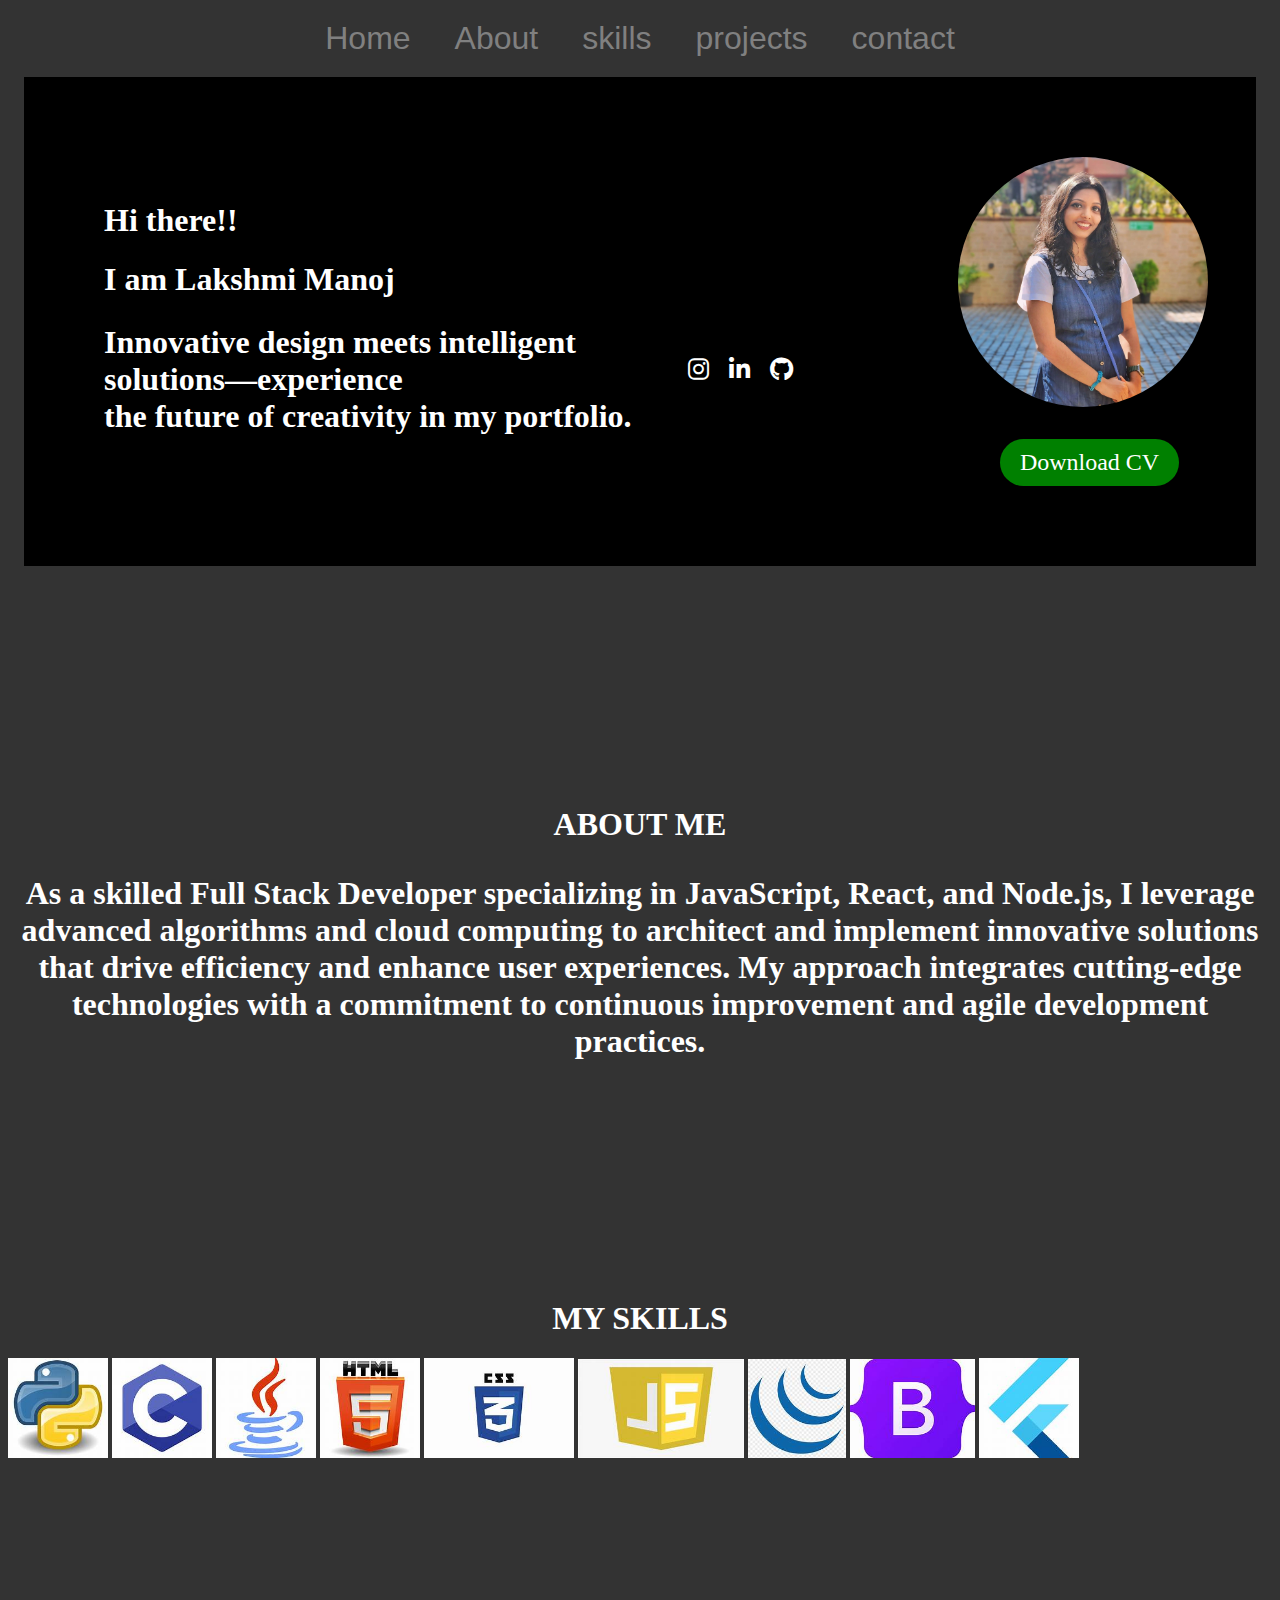
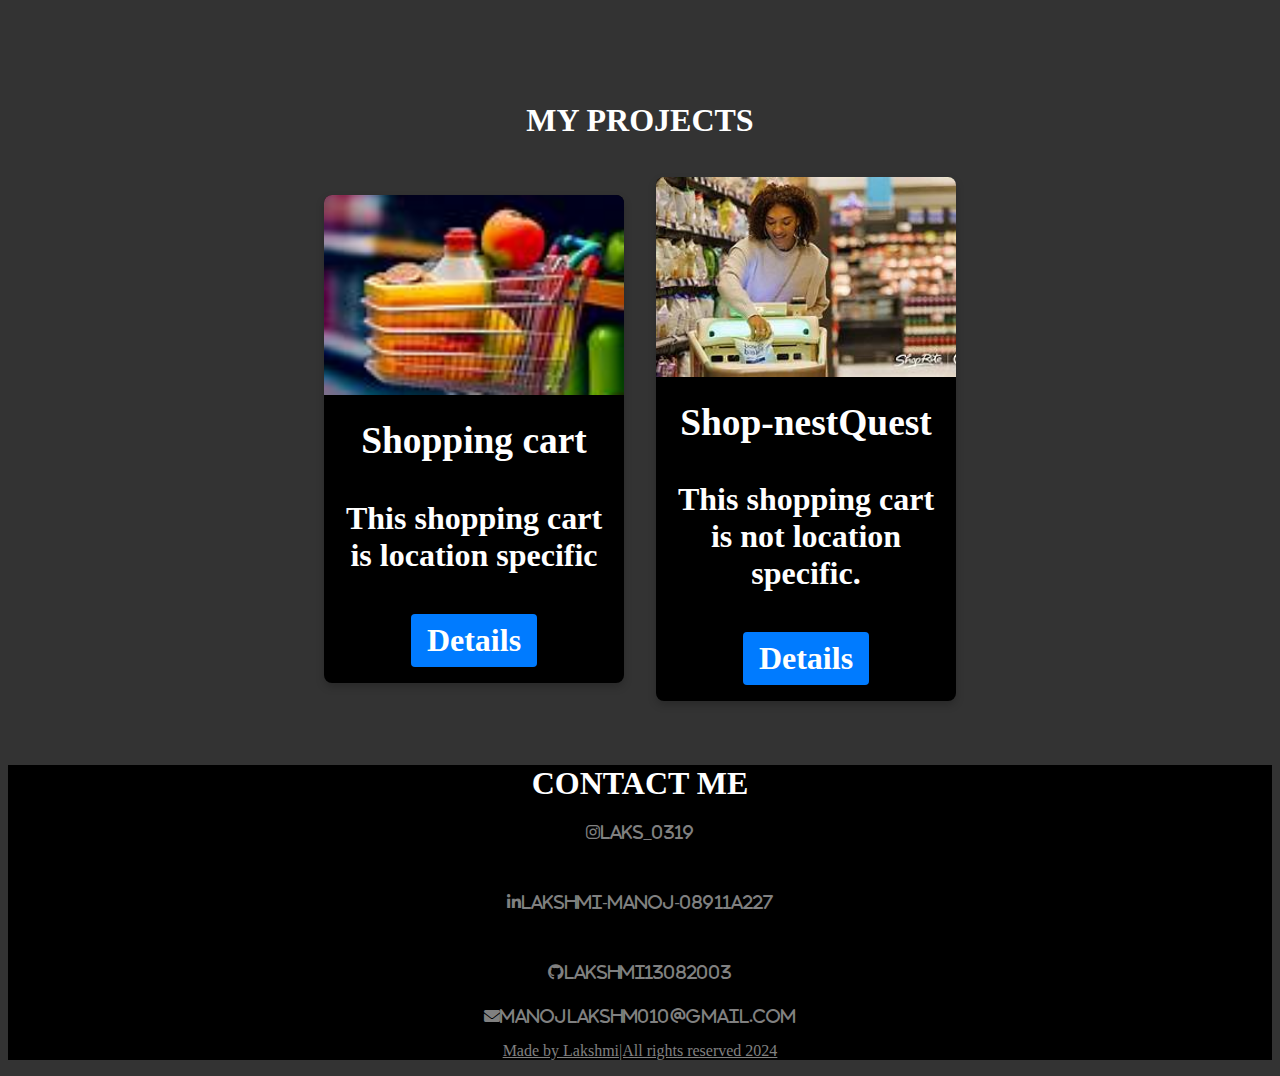
<file: Index.html>
<!DOCTYPE html>
<html lang="en">
<head>
    <meta charset="UTF-8">
    <meta name="viewport" content="width=device-width, initial-scale=1.0">
    <title>Personal portfolio</title>
    <link rel="stylesheet"  href="main.css">
    <link rel="stylesheet" href="https://cdnjs.cloudflare.com/ajax/libs/font-awesome/6.0.0-beta3/css/all.min.css">
    </head>
    


<body>
    <div class="header">
        <nav class="horizontal-nav">
        <a href="#head1">Home</a>
        <a href="#hd1">About</a>
        <a href="#heading1">skills</a>
        <a href="#h1">projects</a>
        <a href="#head5">contact</a>
        </nav>
    </div>
    <div  class="main">
        
        <div class="sub1">
        <h1 id="head1">Hi there!!</h1>
        <h1 id="head2"> I am Lakshmi Manoj</h1>
        <h2 id="head3">Innovative design meets intelligent solutions—experience <br>the future of creativity in my portfolio.</h2>
       </div>
       <div class="social-icons-container">
        <div class="social-icons">
            <a href="https://www.instagram.com/laks_0319?igsh=MXNoeWE4eXRnZmR5YQ==" target="_blank"> 
                <i class="fab fa-instagram"></i>
            </a>
            <a href="https://www.linkedin.com/in/lakshmi-manoj-08911a227?utm_source=share&utm_campaign=share_via&utm_content=profile&utm_medium=android_app" target="_blank">
                <i class="fab fa-linkedin-in"></i>
            </a>
    
            <a href="https://www.github.com/Lakshmi13082003" target="_blank">
                <i class="fab fa-github"></i>
            </a>
        </div>
        </div>
        <div class="sub2">
            <img style="float:right"id="roundimg" src="./Images/Lakshmi.jpg" width="250">
            <a href="Lakshmi.pdf" target="_blank"style="float:right"id="buttonalign">Download CV</a> <!-- Button below the image -->
            </div>
        </div>
<section class="mainsub">
    <div class="about">
        <h1 id="hd1">ABOUT ME</p>
        <p id="hd2">As a skilled Full Stack Developer specializing in JavaScript, React, and Node.js, I leverage advanced algorithms and cloud computing to architect and implement innovative solutions that drive efficiency and enhance user experiences. My approach integrates cutting-edge technologies with a commitment to continuous improvement and agile development practices.</p>

        </h1>

    </div>
</section>
<section class="skill">
    <div class="subskill">
        <h1 id="heading1">MY SKILLS</h1>
        <img src="./Images/th.jpeg" width="100">
        <img src="./Images/th (1).jpeg"width="100"> 
        <img src="./Images/th (2).jpeg" width="100">
        <img src="./Images/th (3).jpeg"width="100"> 
        <img src="./Images/th (4).jpeg" width="150"> 
        <img src="./Images/th (5).jpeg" width="166"> 
        <img src="./Images/th (6).jpeg "width="98">
        <img src="./Images/th (7).jpeg" width="125">
        <img src="./Images/th (8).jpeg" width="100">
    </div>
</section>
<section class="projects">
    <div class="subproj">
        <h1 id="h1">MY PROJECTS<h1>
            <div class="projects-container">
                <div class="project-card">
                    <img src="./Images/shoppingcart.jpeg" alt="Project 1" width="300" height="300">
                    <div class="project-details">
                        <h3>Shopping cart</h3>
                        <p>This shopping cart is location specific</p>
                        
                        <a href="https://github.com/Lakshmi13082003/shopping-cart" target="_blank" class="project-link">Details</a>
                    </div>
                </div>
                <div class="project-card">
                    <img src="./Images/shopnestquest.jpeg" alt="Project 2" width="300" height="300">
                    <div class="project-details">
                        <h3>Shop-nestQuest</h3>
                        <p>This shopping cart is not location specific.</p>
                        <a href="https://github.com/Lakshmi13082003/shopnestquest" target="_blank" class="project-link">Details</a>
                    </div>
                </div>
             </div>   <!-- Add more project cards as needed -->
    </div>
    
</section>
<section class="contact">
    <div class="cntct">
        <h1  id="head5"> CONTACT ME</h1>
        
            
            <a href="https://www.instagram.com/laks_0319?igsh=MXNoeWE4eXRnZmR5YQ==" target="_blank"> 
            <i class="fab fa-instagram">laks_0319</i>
        </a><br><br>
        <a href="https://www.linkedin.com/in/lakshmi-manoj-08911a227?utm_source=share&utm_campaign=share_via&utm_content=profile&utm_medium=android_app" target="_blank">
            <i class="fab fa-linkedin-in">lakshmi-manoj-08911a227</i>
        </a><br><br>
        
         
        <a href="https://www.github.com/Lakshmi13082003" target="_blank">
            <i class="fab fa-github">Lakshmi13082003</i><br><br>

            <a href="mailto:manojlakshmi010@gmail.com" target="_blank">
                <i class="fas fa-envelope">manojlakshm010@gmail.com</i> <!-- Email icon -->
        
            </div>

    </div>
    <footer>
        <p id="para6">Made by Lakshmi|All rights reserved  2024</p>
    </footer>
</section>
</body>
</html>
</file>
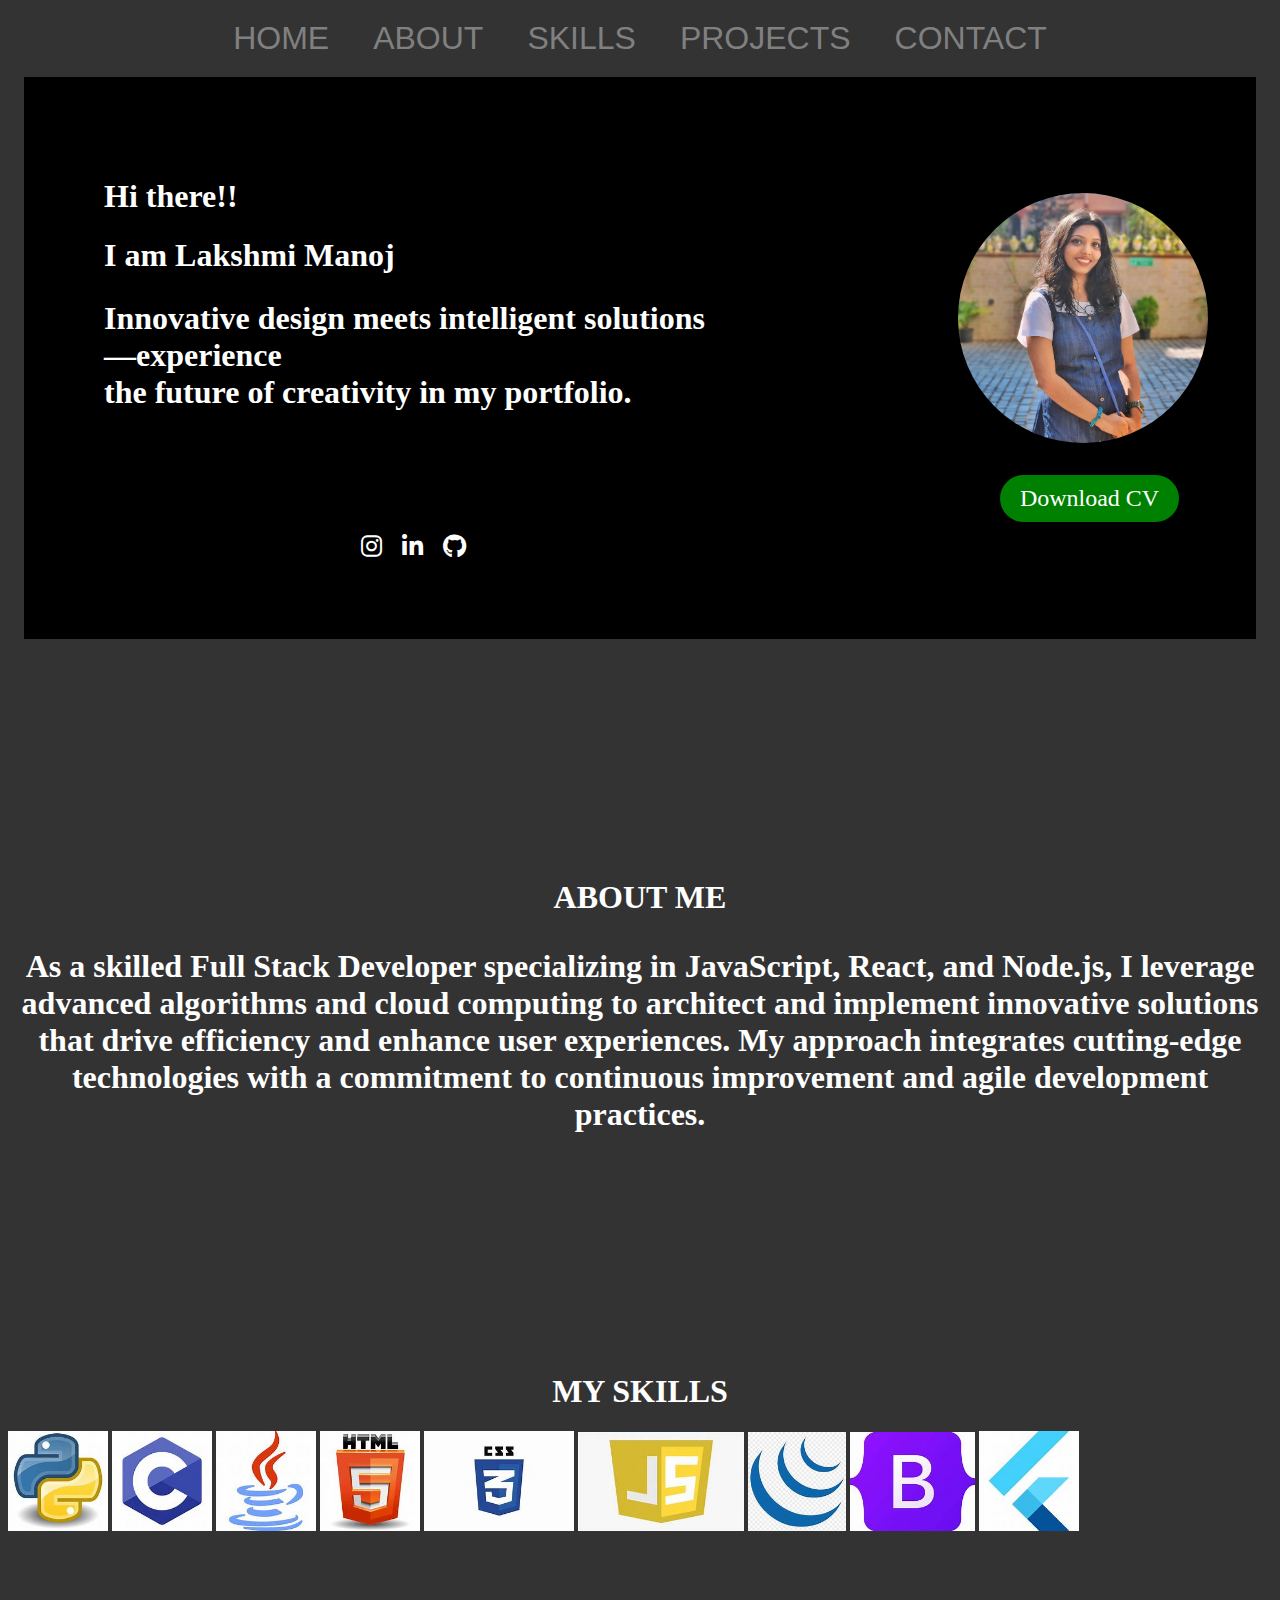
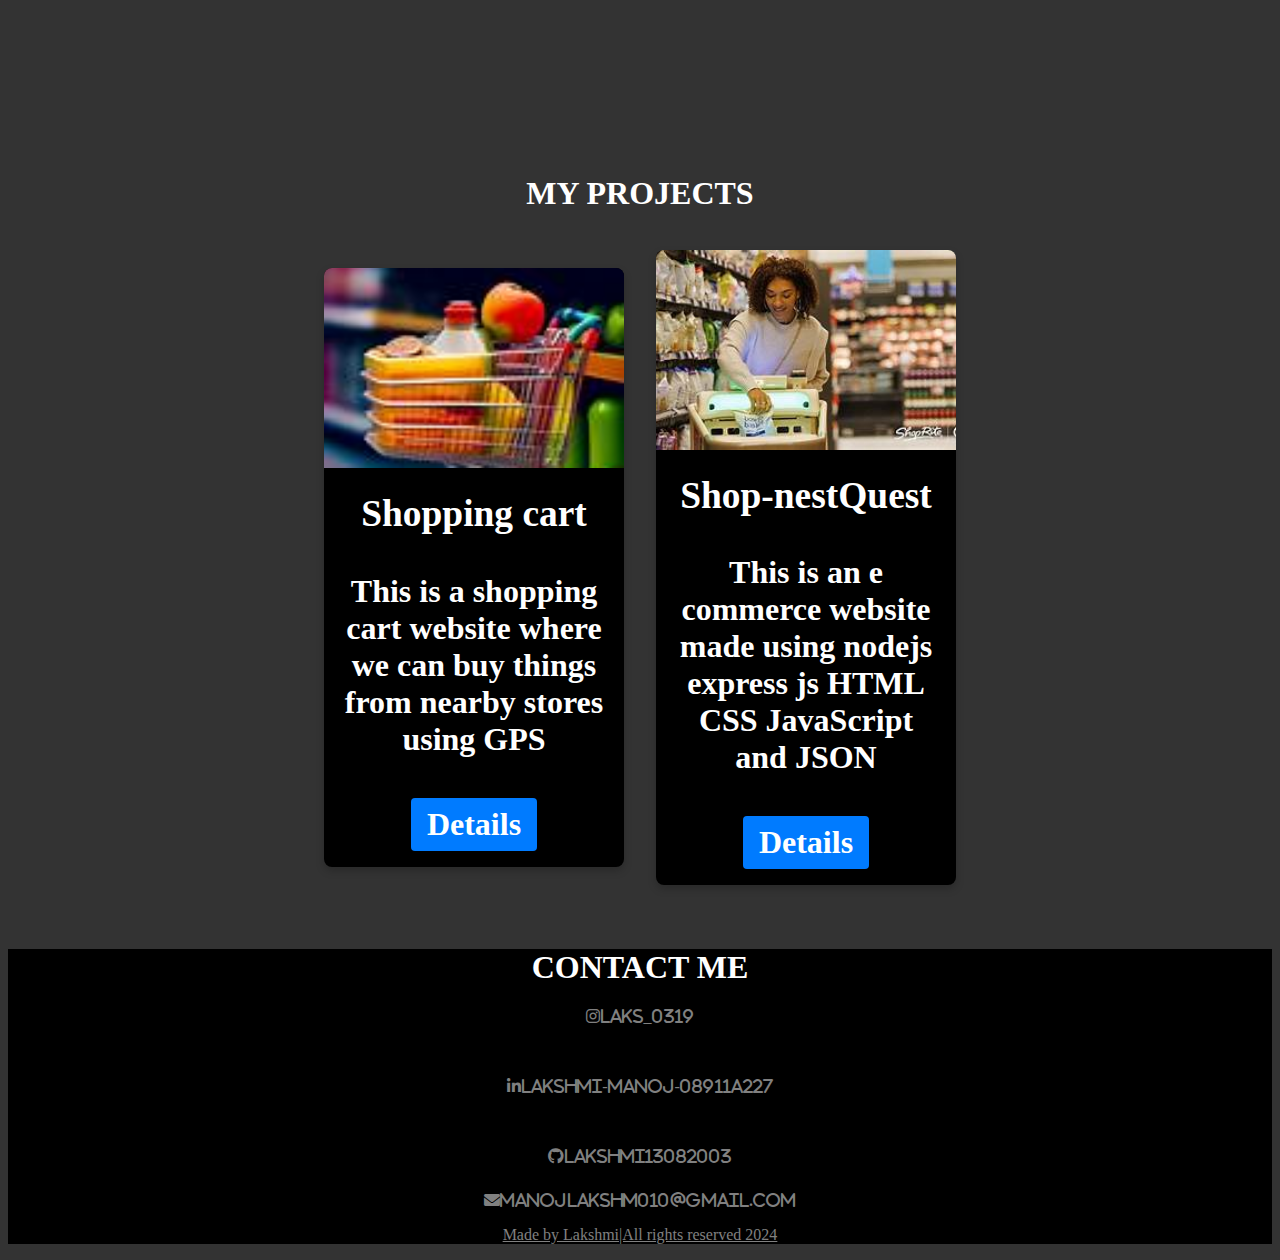
<file: index.html>
<!DOCTYPE html>
<html lang="en">
<head>
    <meta charset="UTF-8">
    <meta name="viewport" content="width=device-width, initial-scale=1.0">
    <title>Personal portfolio</title>
    <link rel="stylesheet"  href="main.css">
    <link rel="stylesheet" href="https://cdnjs.cloudflare.com/ajax/libs/font-awesome/6.0.0-beta3/css/all.min.css">
    </head>
    


<body>
    <div class="header">
        <nav class="horizontal-nav">
        <a href="#head1">HOME</a>
        <a href="#hd1">ABOUT</a>
        <a href="#heading1">SKILLS</a>
        <a href="#h1">PROJECTS</a>
        <a href="#head5">CONTACT</a>
        </nav>
    </div>
    <div  class="main">
        
        <div class="sub1">
        <h1 id="head1">Hi there!!</h1>
        <h1 id="head2"> I am Lakshmi Manoj</h1>
        <h2 id="head3">Innovative design meets intelligent solutions—experience <br>the future of creativity in my portfolio.</h2>
       
       <div class="social-icons-container">
        <div class="social-icons">
            <a href="https://www.instagram.com/laks_0319?igsh=MXNoeWE4eXRnZmR5YQ==" target="_blank"> 
                <i class="fab fa-instagram"></i>
            </a>
            <a href="https://www.linkedin.com/in/lakshmi-manoj-08911a227?utm_source=share&utm_campaign=share_via&utm_content=profile&utm_medium=android_app" target="_blank">
                <i class="fab fa-linkedin-in"></i>
            </a>
    
            <a href="https://www.github.com/Lakshmi13082003" target="_blank">
                <i class="fab fa-github"></i>
            </a>
        </div>
        </div>
        </div>
        <div class="sub2">
            <img style="float:right"id="roundimg" src="./Images/Lakshmi.jpg" width="250">
            <a href="Lakshmi.pdf" target="_blank"style="float:right"id="buttonalign">Download CV</a> <!-- Button below the image -->
            </div>
        </div>
<section class="mainsub">
    <div class="about">
        <h1 id="hd1">ABOUT ME</p>
        <p id="hd2">As a skilled Full Stack Developer specializing in JavaScript, React, and Node.js, I leverage advanced algorithms and cloud computing to architect and implement innovative solutions that drive efficiency and enhance user experiences. My approach integrates cutting-edge technologies with a commitment to continuous improvement and agile development practices.</p>

        </h1>

    </div>
</section>
<section class="skill">
    <div class="subskill">
        <h1 id="heading1">MY SKILLS</h1>
        <img src="./Images/th.jpeg" width="100">
        <img src="./Images/th (1).jpeg"width="100"> 
        <img src="./Images/th (2).jpeg" width="100">
        <img src="./Images/th (3).jpeg"width="100"> 
        <img src="./Images/th (4).jpeg" width="150"> 
        <img src="./Images/th (5).jpeg" width="166"> 
        <img src="./Images/th (6).jpeg "width="98">
        <img src="./Images/th (7).jpeg" width="125">
        <img src="./Images/th (8).jpeg" width="100">
    </div>
</section>
<section class="projects">
    <div class="subproj">
        <h1 id="h1">MY PROJECTS<h1>
            <div class="projects-container">
                <div class="project-card">
                    <img src="./Images/shoppingcart.jpeg" alt="Project 1" width="300" height="300">
                    <div class="project-details">
                        <h3>Shopping cart</h3>
                        <p>This is a shopping cart website where we can buy things from nearby stores using GPS</p>
                        
                        <a href="https://github.com/Lakshmi13082003/shopping-cart" target="_blank" class="project-link">Details</a>
                    </div>
                </div>
                <div class="project-card">
                    <img src="./Images/shopnestquest.jpeg" alt="Project 2" width="300" height="300">
                    <div class="project-details">
                        <h3>Shop-nestQuest</h3>
                        <p>This is an e commerce website made using nodejs express js HTML CSS JavaScript and JSON</p>
                        <a href="https://github.com/Lakshmi13082003/shopnestquest" target="_blank" class="project-link">Details</a>
                    </div>
                </div>
             </div>   <!-- Add more project cards as needed -->
    </div>
    
</section>
<section class="contact">
    <div class="cntct">
        <h1  id="head5"> CONTACT ME</h1>
        
            
            <a href="https://www.instagram.com/laks_0319?igsh=MXNoeWE4eXRnZmR5YQ==" target="_blank"> 
            <i class="fab fa-instagram">laks_0319</i>
        </a><br><br>
        <a href="https://www.linkedin.com/in/lakshmi-manoj-08911a227?utm_source=share&utm_campaign=share_via&utm_content=profile&utm_medium=android_app" target="_blank">
            <i class="fab fa-linkedin-in">lakshmi-manoj-08911a227</i>
        </a><br><br>
        
         
        <a href="https://www.github.com/Lakshmi13082003" target="_blank">
            <i class="fab fa-github">Lakshmi13082003</i><br><br>

            <a href="mailto:manojlakshmi010@gmail.com" target="_blank">
                <i class="fas fa-envelope">manojlakshm010@gmail.com</i> <!-- Email icon -->
        
            </div>

    </div>
    <footer>
        <p id="para6">Made by Lakshmi|All rights reserved  2024</p>
    </footer>
</section>
</body>
</html>
</file>
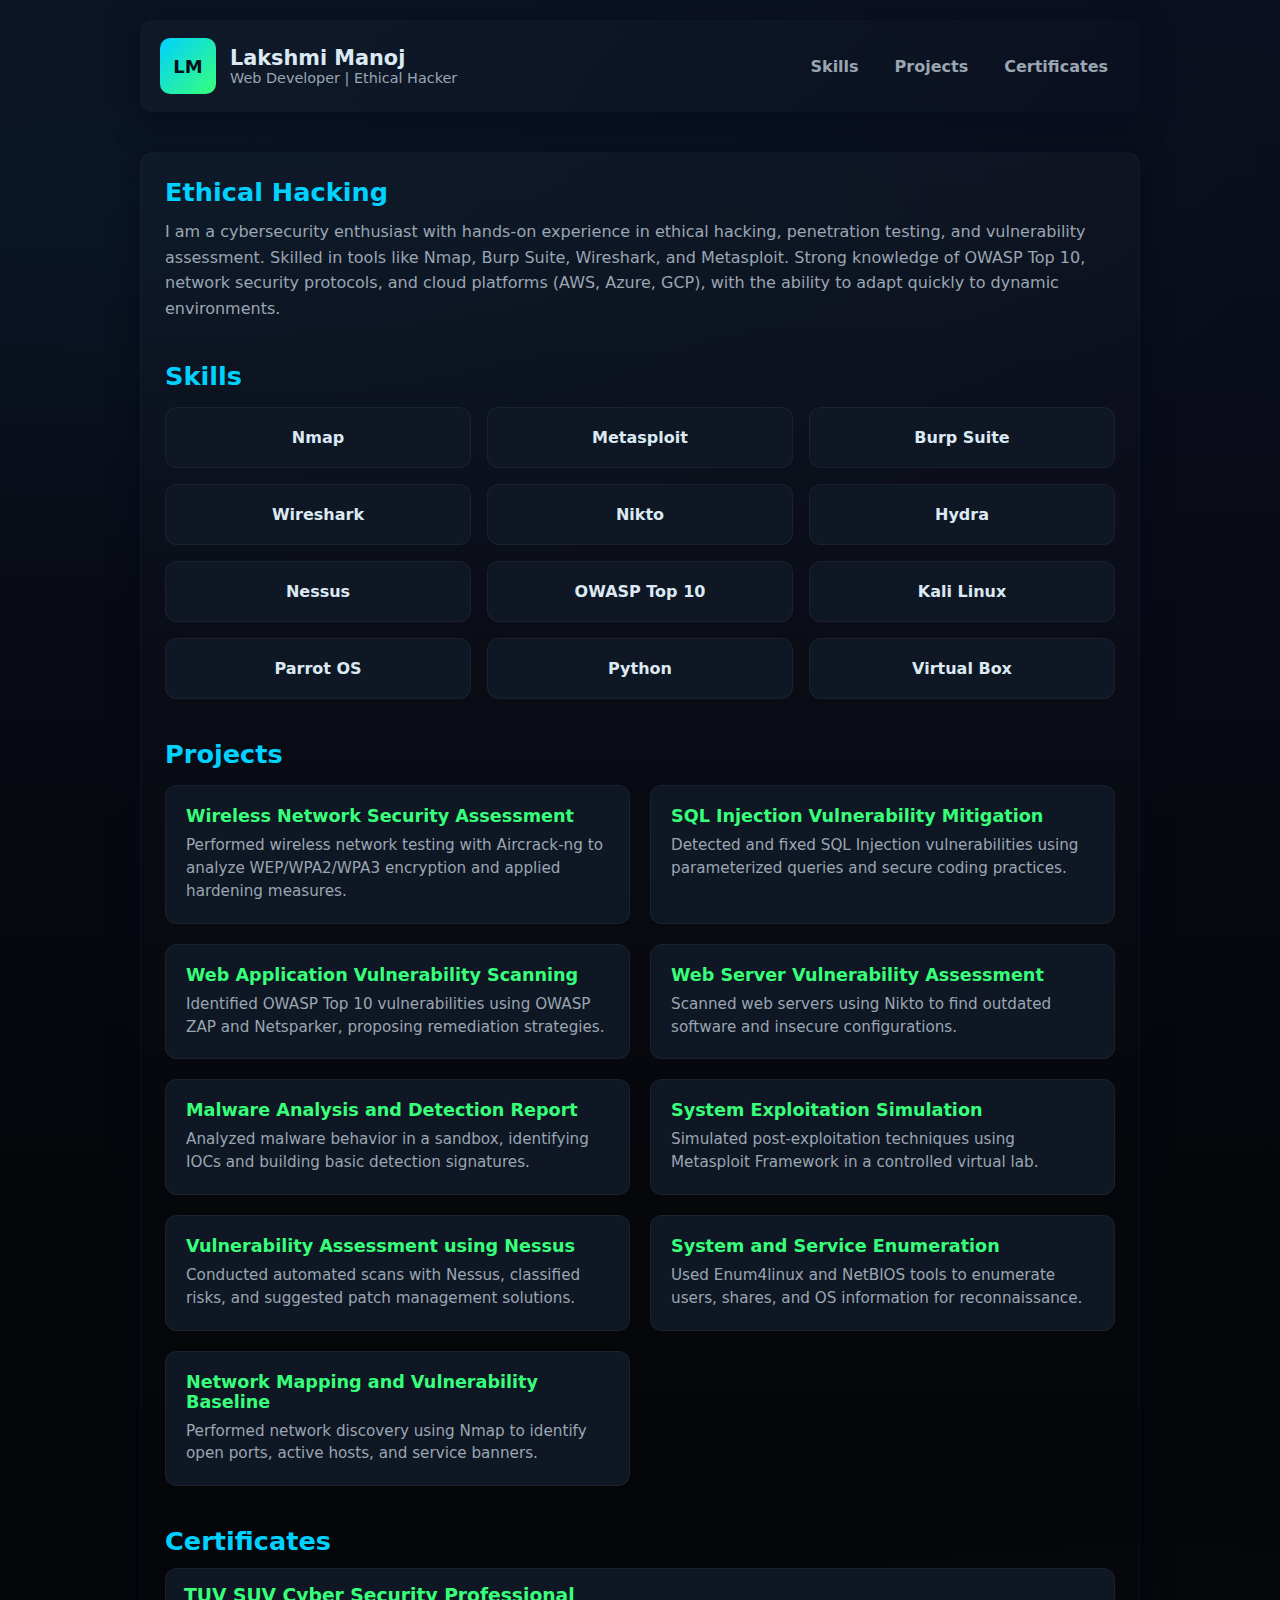
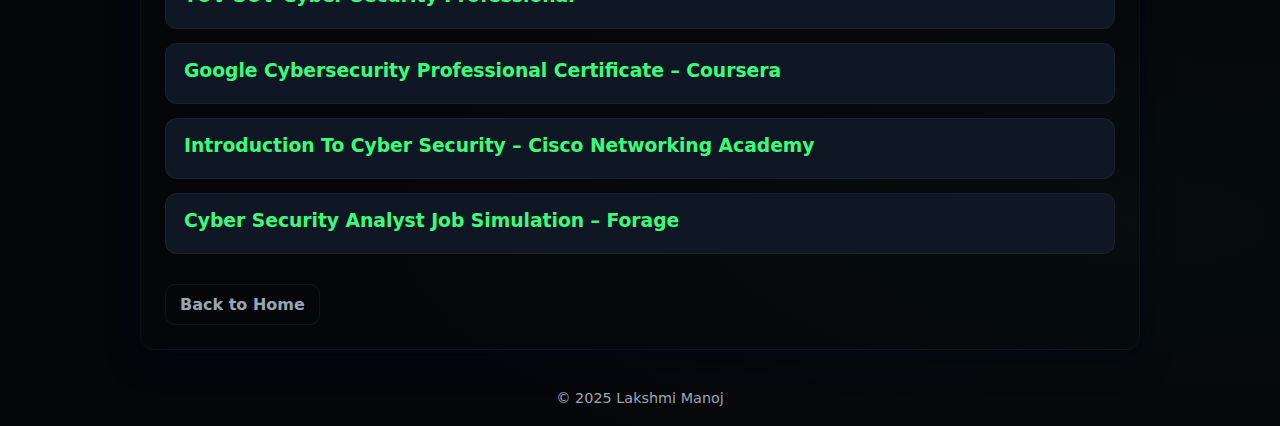
<file: cyber.html>
<!doctype html>
<html lang="en">
<head>
  <meta charset="utf-8" />
  <meta name="viewport" content="width=device-width,initial-scale=1" />
  <title>Ethical Hacking — Lakshmi Manoj</title>
  <meta name="description" content="Ethical Hacking Portfolio — Lakshmi Manoj" />

  <style>
    :root {
      --bg: #0b1020;
      --card: #0f1724;
      --accent: #00d1ff;
      --accent-2: #38ff7a;
      --muted: #9aa6b2;
      --radius: 14px;
    }

    * {
      box-sizing: border-box;
      margin: 0;
      padding: 0;
      scroll-behavior: smooth;
    }

    body {
      font-family: Inter, ui-sans-serif, system-ui, -apple-system, "Segoe UI", Roboto, "Helvetica Neue", Arial;
      background: radial-gradient(1200px 400px at 10% 10%, rgba(0, 209, 255, 0.04), transparent),
                  radial-gradient(800px 300px at 90% 90%, rgba(56, 255, 122, 0.03), transparent),
                  linear-gradient(180deg, var(--bg), #05060a 60%);
      color: #dbe9f3;
      min-height: 100vh;
      -webkit-font-smoothing: antialiased;
      padding: 20px;
    }

    .wrap {
      max-width: 1000px;
      margin: 0 auto;
    }

    header {
      display: flex;
      align-items: center;
      justify-content: space-between;
      padding: 18px 20px;
      border-radius: 12px;
      background: linear-gradient(135deg, rgba(255, 255, 255, 0.02), transparent);
      box-shadow: 0 6px 30px rgba(2, 6, 23, 0.6);
      flex-wrap: wrap;
      gap: 12px;
    }

    .brand {
      display: flex;
      align-items: center;
      gap: 14px;
    }

    .logo {
      width: 56px;
      height: 56px;
      border-radius: 10px;
      background: linear-gradient(135deg, var(--accent), var(--accent-2));
      display: grid;
      place-items: center;
      color: #04101a;
      font-weight: 700;
      font-size: 18px;
    }

    header h1 {
      font-size: 1.3rem;
    }

    header p {
      color: var(--muted);
      font-size: 0.9rem;
    }

    nav {
      display: flex;
      gap: 12px;
      flex-wrap: wrap;
    }

    nav a {
      color: var(--muted);
      text-decoration: none;
      padding: 8px 12px;
      border-radius: 8px;
      font-weight: 600;
      transition: 0.3s;
    }

    nav a:hover {
      color: var(--accent);
      background: rgba(255, 255, 255, 0.03);
    }

    .card {
      background: linear-gradient(180deg, rgba(255, 255, 255, 0.02), transparent);
      border-radius: var(--radius);
      padding: 24px;
      box-shadow: 0 8px 30px rgba(2, 6, 23, 0.6);
      border: 1px solid rgba(255, 255, 255, 0.03);
      margin-top: 40px;
    }

    .card h2 {
      color: var(--accent);
      margin-bottom: 12px;
      font-size: 1.6rem;
    }

    .card p {
      color: var(--muted);
      line-height: 1.6;
      font-size: 1rem;
    }

    section {
      margin-top: 40px;
      scroll-margin-top: 100px;
    }

    /* Skills Grid */
    .skills-grid {
      display: grid;
      grid-template-columns: repeat(auto-fill, minmax(260px, 1fr));
      gap: 16px;
      margin-top: 16px;
    }

    .skill-box {
      background: var(--card);
      border: 1px solid rgba(255, 255, 255, 0.05);
      border-radius: 12px;
      text-align: center;
      padding: 20px;
      font-weight: 600;
      font-size: 1rem;
      transition: 0.3s;
    }

    .skill-box:hover {
      background: linear-gradient(90deg, var(--accent), var(--accent-2));
      color: #04101a;
      transform: translateY(-3px);
    }

    /* Projects Grid (2 per row) */
    .projects-grid {
      display: grid;
      grid-template-columns: repeat(auto-fill, minmax(450px, 1fr));
      gap: 20px;
      margin-top: 16px;
    }

    .project-box {
      background: var(--card);
      padding: 20px;
      border-radius: 12px;
      border: 1px solid rgba(255, 255, 255, 0.05);
      transition: 0.3s;
    }

    .project-box h3 {
      color: var(--accent-2);
      margin-bottom: 8px;
      font-size: 1.1rem;
    }

    .project-box p {
      color: var(--muted);
      font-size: 0.95rem;
      line-height: 1.5;
    }

    .project-box:hover {
      transform: translateY(-4px);
      background: linear-gradient(90deg, var(--accent), var(--accent-2));
      color: #04101a;
    }

    .project-box:hover p {
      color: #04101a;
    }

    /* Certificates */
    .cert-item {
      background: var(--card);
      padding: 16px 18px;
      border-radius: 12px;
      border: 1px solid rgba(255, 255, 255, 0.05);
      margin-bottom: 14px;
    }

    .cert-item h3 {
      color: var(--accent-2);
      margin-bottom: 6px;
    }

    /* Buttons */
    .back-links {
      margin-top: 30px;
      display: flex;
      gap: 12px;
      flex-wrap: wrap;
    }

    .btn-ghost {
      padding: 10px 14px;
      border-radius: 10px;
      border: 1px solid rgba(255, 255, 255, 0.06);
      color: var(--muted);
      background: transparent;
      text-decoration: none;
      font-weight: 700;
      transition: 0.3s;
    }

    .btn-ghost:hover {
      background: rgba(255, 255, 255, 0.05);
      color: var(--accent);
    }

    footer {
      margin-top: 40px;
      text-align: center;
      color: var(--muted);
      font-size: 0.9rem;
    }

    @media (max-width: 700px) {
      header {
        flex-direction: column;
        text-align: center;
      }

      nav {
        justify-content: center;
      }

      .card {
        padding: 18px;
      }

      .projects-grid {
        grid-template-columns: 1fr;
      }
    }
  </style>
</head>

<body>
  <div class="wrap">
    <header>
      <div class="brand">
        <div class="logo">LM</div>
        <div>
          <h1>Lakshmi Manoj</h1>
          <p>Web Developer | Ethical Hacker</p>
        </div>
      </div>

      <nav>
        <a href="#skills">Skills</a>
        <a href="#projects">Projects</a>
        <a href="#certificates">Certificates</a>
      </nav>
    </header>

    <main class="card">
      <h2>Ethical Hacking</h2>
      <p>
        I am a cybersecurity enthusiast with hands-on experience in ethical hacking, penetration testing, and vulnerability assessment.
        Skilled in tools like Nmap, Burp Suite, Wireshark, and Metasploit. Strong knowledge of OWASP Top 10, network security protocols,
        and cloud platforms (AWS, Azure, GCP), with the ability to adapt quickly to dynamic environments.
      </p>

      <!-- Skills Section -->
      <section id="skills">
        <h2>Skills</h2>
        <div class="skills-grid">
          <div class="skill-box">Nmap</div>
          <div class="skill-box">Metasploit</div>
          <div class="skill-box">Burp Suite</div>
          <div class="skill-box">Wireshark</div>
          <div class="skill-box">Nikto</div>
          <div class="skill-box">Hydra</div>
          <div class="skill-box">Nessus</div>
          <div class="skill-box">OWASP Top 10</div>
          <div class="skill-box">Kali Linux</div>
          <div class="skill-box">Parrot OS</div>
          <div class="skill-box">Python</div>
          <div class="skill-box">Virtual Box</div>
        </div>
      </section>

      <!-- Projects Section -->
      <section id="projects">
        <h2>Projects</h2>
        <div class="projects-grid">
          <div class="project-box">
            <h3>Wireless Network Security Assessment</h3>
            <p>Performed wireless network testing with Aircrack-ng to analyze WEP/WPA2/WPA3 encryption and applied hardening measures.</p>
          </div>
          <div class="project-box">
            <h3>SQL Injection Vulnerability Mitigation</h3>
            <p>Detected and fixed SQL Injection vulnerabilities using parameterized queries and secure coding practices.</p>
          </div>
          <div class="project-box">
            <h3>Web Application Vulnerability Scanning</h3>
            <p>Identified OWASP Top 10 vulnerabilities using OWASP ZAP and Netsparker, proposing remediation strategies.</p>
          </div>
          <div class="project-box">
            <h3>Web Server Vulnerability Assessment</h3>
            <p>Scanned web servers using Nikto to find outdated software and insecure configurations.</p>
          </div>
          <div class="project-box">
            <h3>Malware Analysis and Detection Report</h3>
            <p>Analyzed malware behavior in a sandbox, identifying IOCs and building basic detection signatures.</p>
          </div>
          <div class="project-box">
            <h3>System Exploitation Simulation</h3>
            <p>Simulated post-exploitation techniques using Metasploit Framework in a controlled virtual lab.</p>
          </div>
          <div class="project-box">
            <h3>Vulnerability Assessment using Nessus</h3>
            <p>Conducted automated scans with Nessus, classified risks, and suggested patch management solutions.</p>
          </div>
          <div class="project-box">
            <h3>System and Service Enumeration</h3>
            <p>Used Enum4linux and NetBIOS tools to enumerate users, shares, and OS information for reconnaissance.</p>
          </div>
          <div class="project-box">
            <h3>Network Mapping and Vulnerability Baseline</h3>
            <p>Performed network discovery using Nmap to identify open ports, active hosts, and service banners.</p>
          </div>
        </div>
      </section>

      <!-- Certificates Section -->
      <section id="certificates">
        <h2>Certificates</h2>
        <div class="cert-item"><h3>TUV SUV Cyber Security Professional</h3></div>
        <div class="cert-item"><h3>Google Cybersecurity Professional Certificate – Coursera</h3></div>
        <div class="cert-item"><h3>Introduction To Cyber Security – Cisco Networking Academy</h3></div>
        <div class="cert-item"><h3>Cyber Security Analyst Job Simulation – Forage</h3></div>
      </section>

      <div class="back-links">
        <a href="index.html" class="btn-ghost">Back to Home</a>
      </div>
    </main>

    <footer>© 2025 Lakshmi Manoj</footer>
  </div>
</body>
</html>
</file>
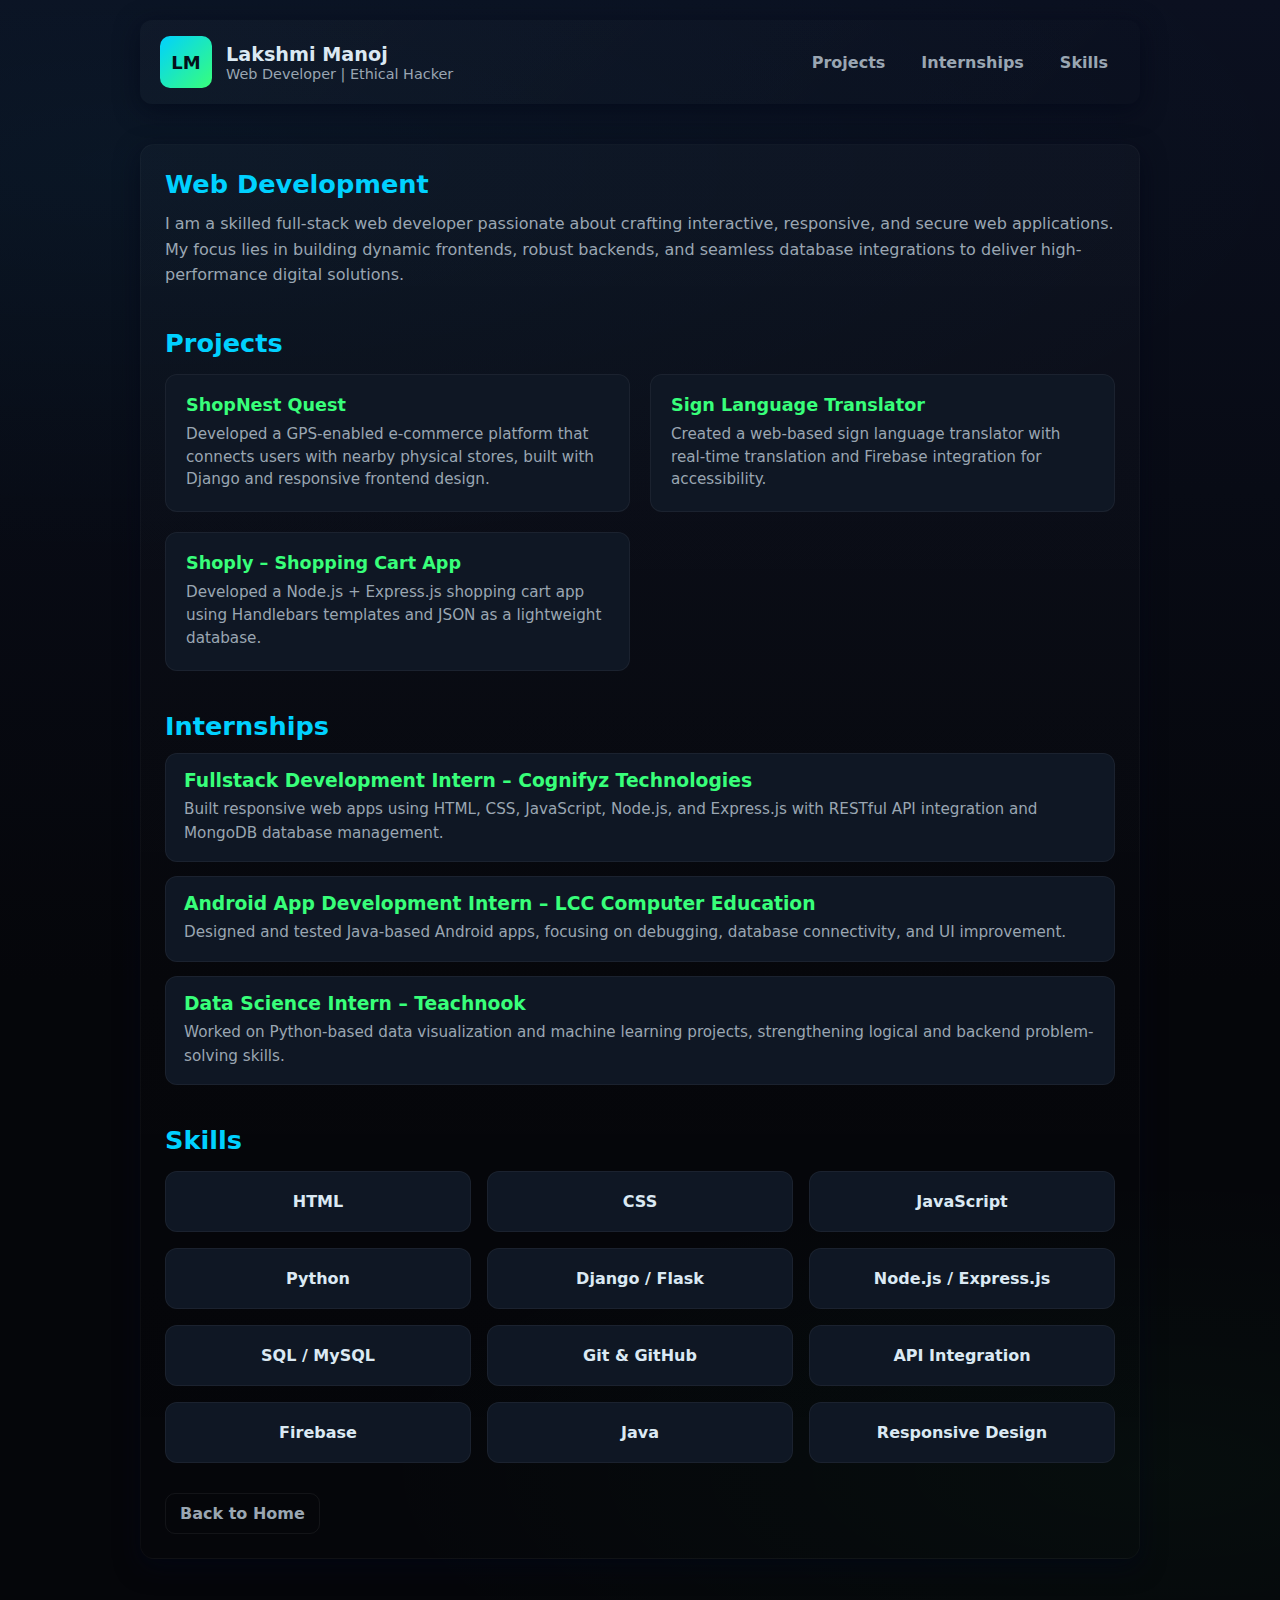
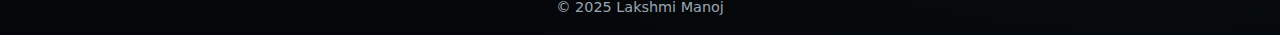
<file: dev.html>
<!doctype html>
<html lang="en">
<head>
  <meta charset="utf-8" />
  <meta name="viewport" content="width=device-width,initial-scale=1" />
  <title>Web Development — Lakshmi Manoj</title>
  <meta name="description" content="Web Development Portfolio — Lakshmi Manoj" />

  <style>
    :root {
      --bg: #0b1020;
      --card: #0f1724;
      --accent: #00d1ff;
      --accent-2: #38ff7a;
      --muted: #9aa6b2;
      --radius: 14px;
    }

    * {
      box-sizing: border-box;
      margin: 0;
      padding: 0;
      scroll-behavior: smooth;
    }

    body {
      font-family: Inter, ui-sans-serif, system-ui, -apple-system, "Segoe UI", Roboto, "Helvetica Neue", Arial;
      background: radial-gradient(1200px 400px at 10% 10%, rgba(0, 209, 255, 0.04), transparent),
                  radial-gradient(800px 300px at 90% 90%, rgba(56, 255, 122, 0.03), transparent),
                  linear-gradient(180deg, var(--bg), #05060a 60%);
      color: #dbe9f3;
      min-height: 100vh;
      -webkit-font-smoothing: antialiased;
      padding: 20px;
    }

    .wrap {
      max-width: 1000px;
      margin: 0 auto;
    }

    header {
      display: flex;
      align-items: center;
      justify-content: space-between;
      padding: 16px 20px;
      border-radius: 12px;
      background: linear-gradient(135deg, rgba(255, 255, 255, 0.02), transparent);
      box-shadow: 0 6px 25px rgba(2, 6, 23, 0.6);
      flex-wrap: wrap;
      gap: 12px;
    }

    .brand {
      display: flex;
      align-items: center;
      gap: 14px;
    }

    .logo {
      width: 52px;
      height: 52px;
      border-radius: 10px;
      background: linear-gradient(135deg, var(--accent), var(--accent-2));
      display: grid;
      place-items: center;
      color: #04101a;
      font-weight: 700;
      font-size: 18px;
    }

    header h1 {
      font-size: 1.2rem;
    }

    header p {
      color: var(--muted);
      font-size: 0.9rem;
    }

    nav {
      display: flex;
      gap: 12px;
      flex-wrap: wrap;
    }

    nav a {
      color: var(--muted);
      text-decoration: none;
      padding: 8px 12px;
      border-radius: 8px;
      font-weight: 600;
      transition: 0.3s;
    }

    nav a:hover {
      color: var(--accent);
      background: rgba(255, 255, 255, 0.05);
    }

    .card {
      background: linear-gradient(180deg, rgba(255, 255, 255, 0.02), transparent);
      border-radius: var(--radius);
      padding: 24px;
      box-shadow: 0 8px 25px rgba(2, 6, 23, 0.6);
      border: 1px solid rgba(255, 255, 255, 0.03);
      margin-top: 40px;
    }

    .card h2 {
      color: var(--accent);
      margin-bottom: 12px;
      font-size: 1.6rem;
    }

    .card p {
      color: var(--muted);
      line-height: 1.6;
      font-size: 1rem;
    }

    section {
      margin-top: 40px;
      scroll-margin-top: 100px;
    }

    /* ---------- Projects Grid ---------- */
    .projects-grid {
      display: grid;
      grid-template-columns: repeat(auto-fill, minmax(450px, 1fr));
      gap: 20px;
      margin-top: 16px;
    }

    .project-box {
      background: var(--card);
      padding: 20px;
      border-radius: 12px;
      border: 1px solid rgba(255, 255, 255, 0.05);
      transition: 0.3s;
    }

    .project-box h3 {
      color: var(--accent-2);
      margin-bottom: 8px;
      font-size: 1.1rem;
    }

    .project-box p {
      color: var(--muted);
      font-size: 0.95rem;
      line-height: 1.5;
    }

    .project-box:hover {
      transform: translateY(-4px);
      background: linear-gradient(90deg, var(--accent), var(--accent-2));
      color: #04101a;
    }

    .project-box:hover p {
      color: #04101a;
    }

    /* ---------- Internships ---------- */
    .intern-item {
      background: var(--card);
      padding: 16px 18px;
      border-radius: 12px;
      border: 1px solid rgba(255, 255, 255, 0.05);
      margin-bottom: 14px;
    }

    .intern-item h3 {
      color: var(--accent-2);
      margin-bottom: 6px;
    }

    .intern-item p {
      color: var(--muted);
      font-size: 0.95rem;
    }

    /* ---------- Skills Grid ---------- */
    .skills-grid {
      display: grid;
      grid-template-columns: repeat(auto-fill, minmax(280px, 1fr));
      gap: 16px;
      margin-top: 16px;
    }

    .skill-box {
      background: var(--card);
      border: 1px solid rgba(255, 255, 255, 0.05);
      border-radius: 12px;
      text-align: center;
      padding: 20px;
      font-weight: 600;
      font-size: 1rem;
      transition: 0.3s;
    }

    .skill-box:hover {
      background: linear-gradient(90deg, var(--accent), var(--accent-2));
      color: #04101a;
      transform: translateY(-3px);
    }

    .btn-ghost {
      padding: 10px 14px;
      border-radius: 10px;
      border: 1px solid rgba(255, 255, 255, 0.06);
      color: var(--muted);
      background: transparent;
      text-decoration: none;
      font-weight: 700;
      transition: 0.3s;
    }

    .btn-ghost:hover {
      background: rgba(255, 255, 255, 0.05);
      color: var(--accent);
    }

    .back-links {
      margin-top: 30px;
      display: flex;
      gap: 12px;
      flex-wrap: wrap;
    }

    footer {
      margin-top: 40px;
      text-align: center;
      color: var(--muted);
      font-size: 0.9rem;
    }

    @media (max-width: 700px) {
      header {
        flex-direction: column;
        text-align: center;
      }

      nav {
        justify-content: center;
      }

      .projects-grid {
        grid-template-columns: 1fr;
      }
    }
  </style>
</head>

<body>
  <div class="wrap">
    <header>
      <div class="brand">
        <div class="logo">LM</div>
        <div>
          <h1>Lakshmi Manoj</h1>
          <p>Web Developer | Ethical Hacker</p>
        </div>
      </div>

      <nav>
        <a href="#projects">Projects</a>
        <a href="#internships">Internships</a>
        <a href="#skills">Skills</a>
      </nav>
    </header>

    <main class="card">
      <h2>Web Development</h2>
      <p>
        I am a skilled full-stack web developer passionate about crafting interactive, responsive, and secure web applications.
        My focus lies in building dynamic frontends, robust backends, and seamless database integrations to deliver high-performance digital solutions.
      </p>

      <!-- Projects Section -->
      <section id="projects">
        <h2>Projects</h2>
        <div class="projects-grid">
          <div class="project-box">
            <h3>ShopNest Quest</h3>
            <p>Developed a GPS-enabled e-commerce platform that connects users with nearby physical stores, built with Django and responsive frontend design.</p>
          </div>
          <div class="project-box">
            <h3>Sign Language Translator</h3>
            <p>Created a web-based sign language translator with real-time translation and Firebase integration for accessibility.</p>
          </div>
          <div class="project-box">
            <h3>Shoply – Shopping Cart App</h3>
            <p>Developed a Node.js + Express.js shopping cart app using Handlebars templates and JSON as a lightweight database.</p>
          </div>
        </div>
      </section>

      <!-- Internships Section -->
      <section id="internships">
        <h2>Internships</h2>
        <div class="intern-item">
          <h3>Fullstack Development Intern – Cognifyz Technologies</h3>
          <p>Built responsive web apps using HTML, CSS, JavaScript, Node.js, and Express.js with RESTful API integration and MongoDB database management.</p>
        </div>
        <div class="intern-item">
          <h3>Android App Development Intern – LCC Computer Education</h3>
          <p>Designed and tested Java-based Android apps, focusing on debugging, database connectivity, and UI improvement.</p>
        </div>
        <div class="intern-item">
          <h3>Data Science Intern – Teachnook</h3>
          <p>Worked on Python-based data visualization and machine learning projects, strengthening logical and backend problem-solving skills.</p>
        </div>
      </section>

      <!-- Skills Section -->
      <section id="skills">
        <h2>Skills</h2>
        <div class="skills-grid">
          <div class="skill-box">HTML</div>
          <div class="skill-box">CSS</div>
          <div class="skill-box">JavaScript</div>
          <div class="skill-box">Python</div>
          <div class="skill-box">Django / Flask</div>
          <div class="skill-box">Node.js / Express.js</div>
          <div class="skill-box">SQL / MySQL</div>
          <div class="skill-box">Git & GitHub</div>
          <div class="skill-box">API Integration</div>
          <div class="skill-box">Firebase</div>
          <div class="skill-box">Java</div>
          <div class="skill-box">Responsive Design</div>
        </div>
      </section>

      <div class="back-links">
        <a href="index.html" class="btn-ghost">Back to Home</a>
      </div>
    </main>

    <footer>© 2025 Lakshmi Manoj</footer>
  </div>
</body>
</html>
</file>
<file: main.css>
/* Base styles (default for larger screens) */
body {
    background-color: #333;
}

/* General styles for the navigation container */
.horizontal-nav {
    text-align: center;
    margin: 1.25rem 0;
}

.horizontal-nav a {
    text-decoration: none;
    color: gray;
    font-family: Arial, sans-serif;
    font-size: 2rem;
    margin: 0 1.25rem;
    display: inline-block;
}

.horizontal-nav a:hover {
    color: gray;
}

#head1, #head2, #head3, #hd1, #hd2, #h1, #heading1, #head5 {
    color: white;
}
#hd1{
    margin-top: 15rem;
}
#heading1{
    margin-top: 15rem;
}
#h1{
    margin-top: 15rem;
}

#head1, #head2, #head3 {
    font-size: 2rem;
}

.sub1, .sub2 {
    color: white;
    padding: 5rem 2rem;
    border-radius: 1rem;
    margin-left: 2rem;
}

#roundimg {
    border-radius: 50%;
    margin-left: 2rem;
}

.main {
    display: flex;
    justify-content: space-between;
    align-items: center;
    padding: 0 1rem;
    background-color: black;
    margin-left: 1rem;
    margin-right: 1rem;
}

#buttonalign {
    font-size: 1.5rem;
    display: inline-block;
    padding: 10px 20px;
    color: white;
    background-color: green;
    border-radius: 2rem;
    text-decoration: none;
    text-align: center;
    justify-content: center;
    margin-right: 1.8rem;
    margin-top: 2rem;

}

.social-icons-container {
    display: flex;
    justify-content: center;
    padding-top: 5rem;
}

.social-icons i {
    font-size: 24px;
    color: white;
    margin: 0 10px;
    transition: color 0.3s;
}

.social-icons i:hover {
    color: #007bff;
}

.social-icons a {
    text-decoration: none;
}

.social-icons {
    display: flex;
    justify-content: end;
    margin-top: 1rem;
}

#hd1 {
    text-align: center;
}

#hd2, #hd1, #h1, #heading1, #head5 {
    text-align: center;
    color: white;
}

.projects {
    margin: 3rem 1rem;
}

.projects-container {
    display: flex;
    flex-direction: row;
    align-items: center;
    justify-content: center;
}

.project-card {
    background-color: black;
    border-radius: 8px;
    overflow: hidden;
    width: 300px;
    margin: 1rem;
    box-shadow: 0 4px 8px rgba(0, 0, 0, 0.2);
    text-align: center;
}

.project-card img {
    width: 100%;
    height: 200px;
    object-fit: cover;
}

.project-details {
    padding: 1rem;
    color: white;
}

.project-details h3 {
    margin-top: 0;
}

.project-link {
    display: inline-block;
    margin-top: 0.5rem;
    padding: 0.5rem 1rem;
    color: white;
    background-color: #007bff;
    border-radius: 4px;
    text-decoration: none;
    transition: background-color 0.3s;
}

.project-link:hover {
    background-color: #0056b3;
}

.project-card:hover {
    transform: scale(1.05);
    box-shadow: 0 8px 16px rgba(0, 0, 0, 0.3);
}

.contact {
    background-color: black;
    text-align: center;
}

.contact a {
    color: grey;
    display: block;
    margin: 0.5rem 0; /* Add spacing between links */
}

footer #para6 {
    color: gray;
    text-decoration: none;
}

.fab {
    text-transform: lowercase;
}

/* Media Queries */

/* Small devices (phones, 600px and down) */
@media (max-width: 600px) {
    .horizontal-nav a {
        font-size: 1.5rem;
        margin: 0 0.5rem;
        display: none;
    }

    .sub1, .sub2 {
        padding: 2rem 1rem;
        margin-left: 1rem;
    }

    .main {
        flex-direction: column;
        align-items: flex-start;
        padding: 1rem;
    }

    #roundimg {
        margin-left: 0;
    }

    #buttonalign {
        font-size: 1rem;
        padding: 5px 10px;
        margin-right: 4rem;
    }

    .social-icons-container {
        padding-top: 10rem;
    }

    .projects-container {
        flex-direction: column;
    }

    .project-card {
        width: 90%;
    }
}

/* Medium devices (tablets, 600px to 768px) */
@media (min-width: 601px) and (max-width: 768px) {
    .horizontal-nav a {
        font-size: 1.75rem;
        margin: 0 1rem;
    }

    .sub1, .sub2 {
        padding: 3rem 1.5rem;
    }

    .main {
        flex-direction: column;
    }

    .social-icons-container {
        padding-top: 20rem;
    }

    .project-card {
        width: 80%;
    }
}
</file>
